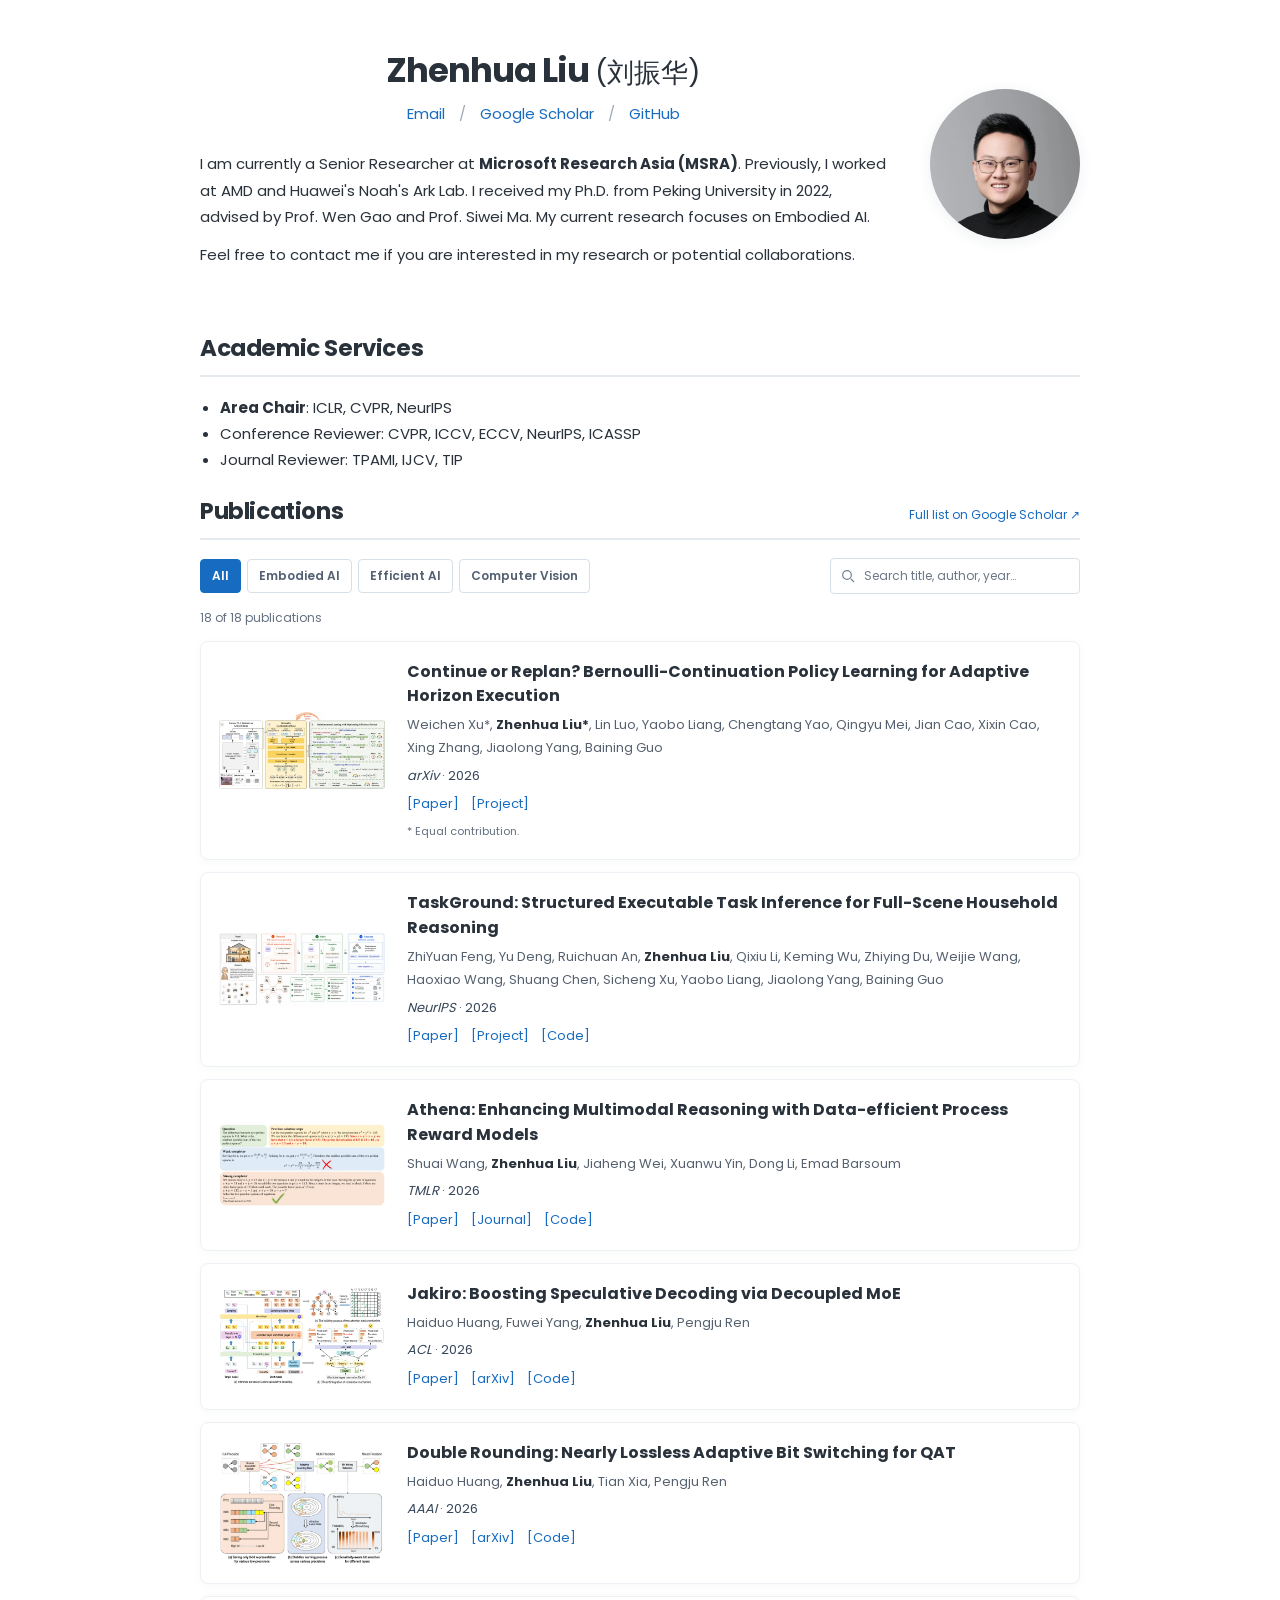
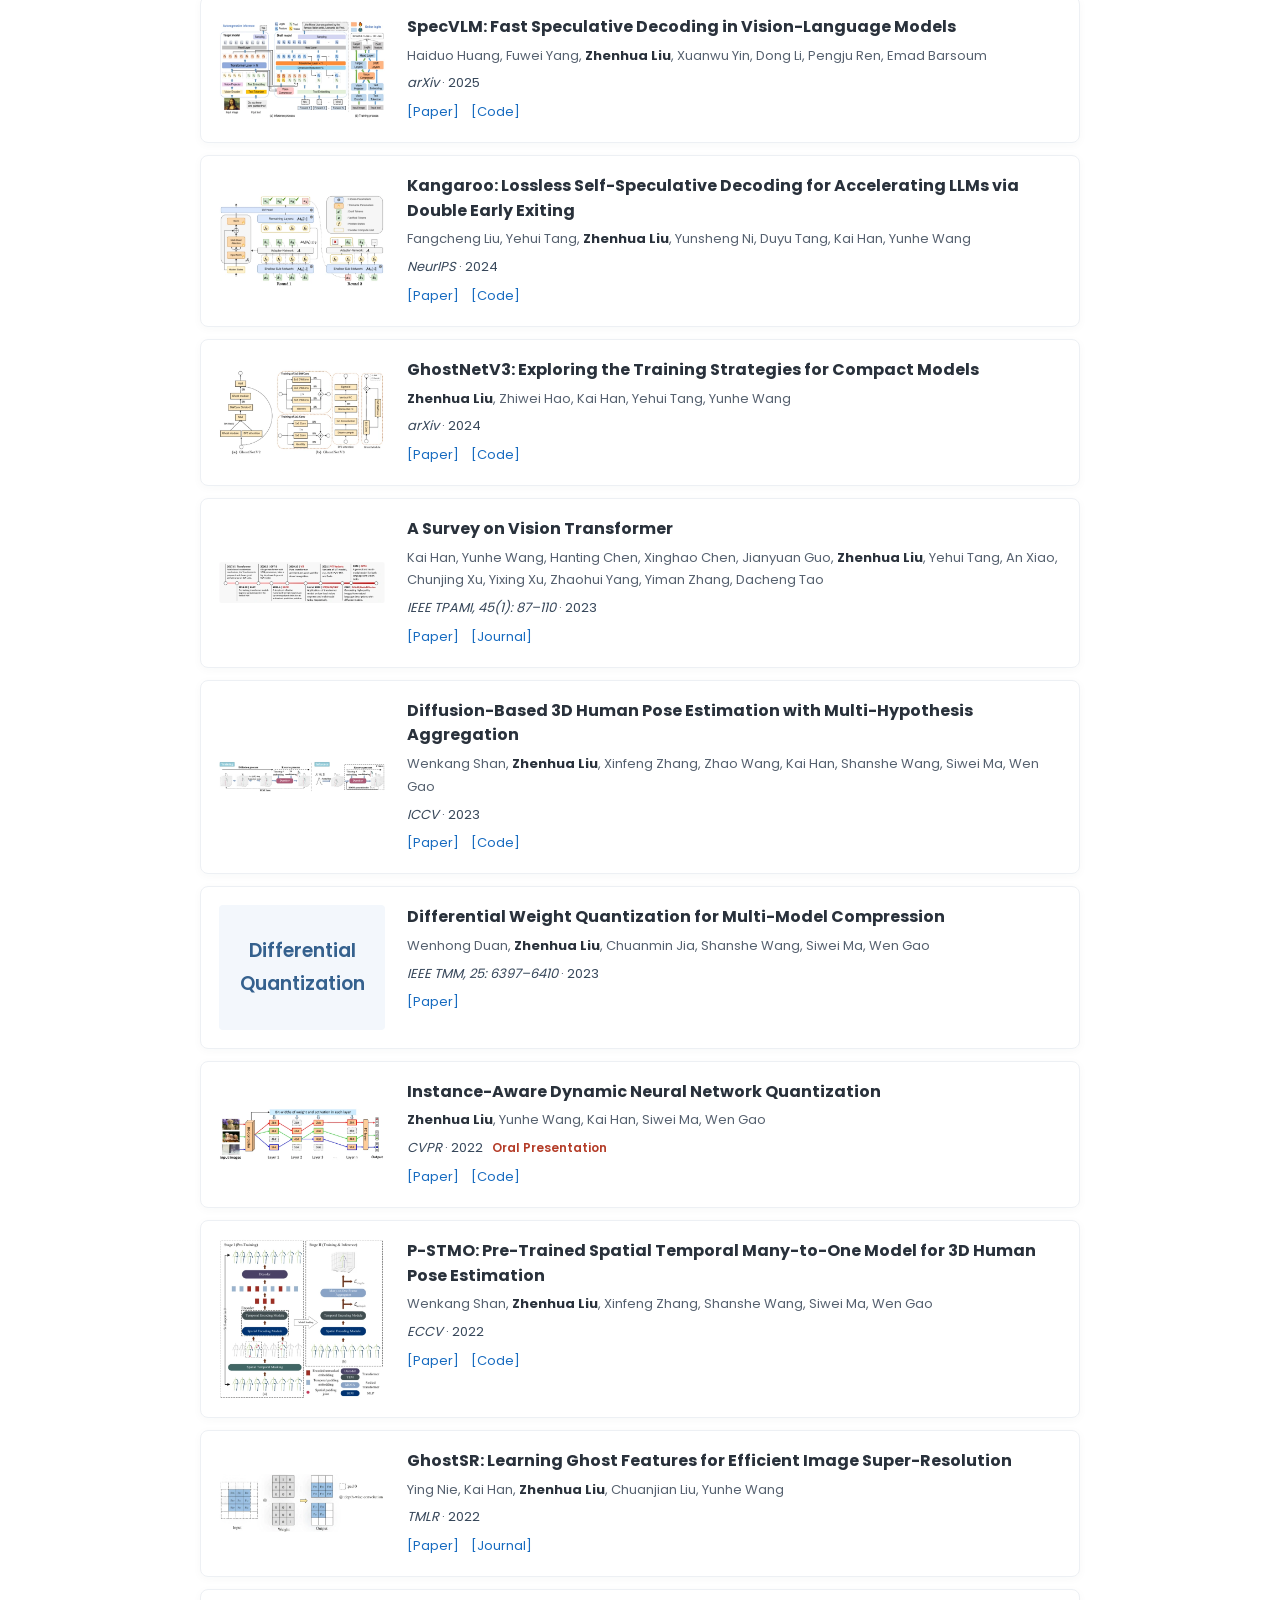
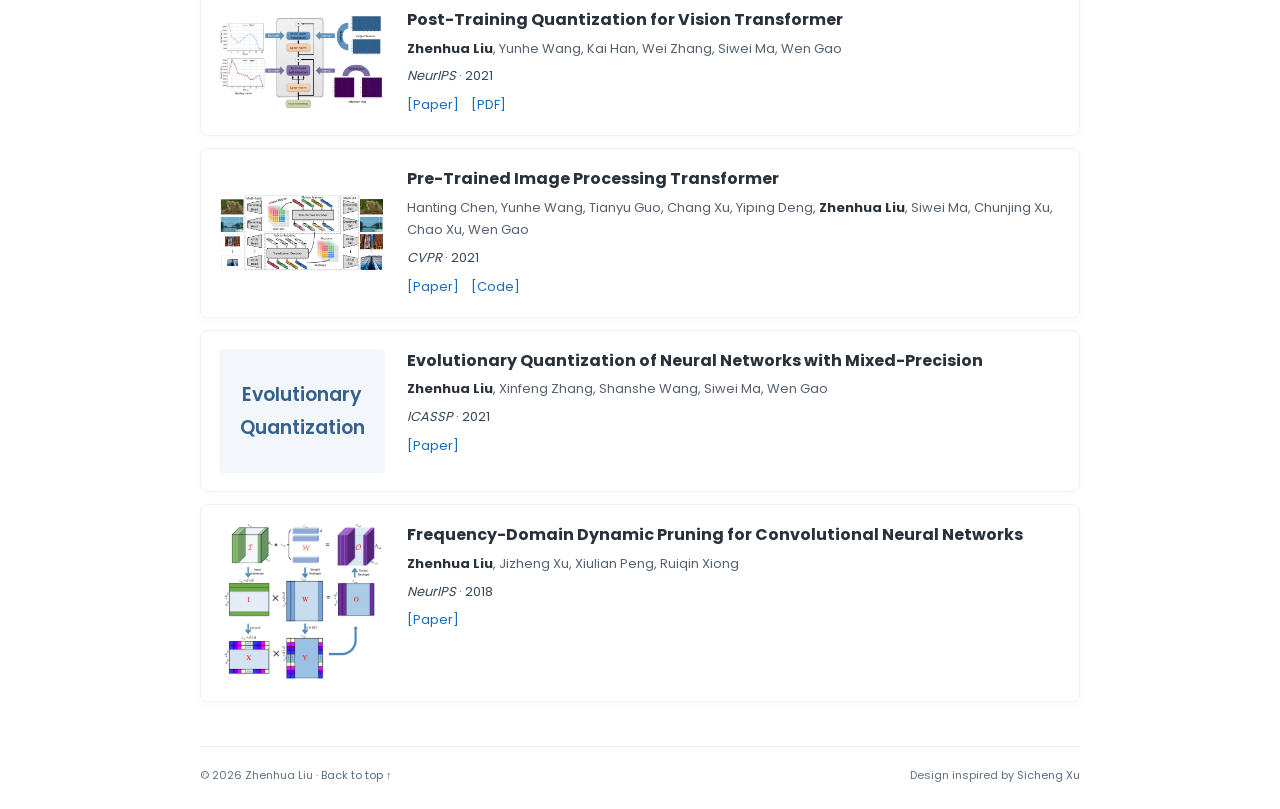
<file: index.html>
<!doctype html>
<html lang="en">
<head>
  <meta charset="utf-8">
  <meta name="viewport" content="width=device-width, initial-scale=1">
  <meta name="author" content="Zhenhua Liu">
  <meta name="description" content="Zhenhua Liu (刘振华), Senior Researcher at Microsoft Research Asia (MSRA), working on Embodied AI. Research and publications.">
  <meta name="theme-color" content="#176bc0">
  <meta property="og:type" content="website">
  <meta property="og:title" content="Zhenhua Liu | Academic Homepage">
  <meta property="og:description" content="Zhenhua Liu (刘振华), Senior Researcher at Microsoft Research Asia (MSRA), working on Embodied AI. Research and publications.">
  <link rel="canonical" href="https://liu-zhenhua.github.io/">
  <meta property="og:url" content="https://liu-zhenhua.github.io/">
  <title>Zhenhua Liu | Academic Homepage</title>
  <link rel="icon" href="assets/favicon.svg" type="image/svg+xml">
  <link rel="stylesheet" href="assets/style.css">
  <script src="assets/site.js" defer></script>
  <script type="application/ld+json">{"@context": "https://schema.org", "@type": "Person", "name": "Zhenhua Liu", "sameAs": ["https://scholar.google.com/citations?user=bihqxP4AAAAJ&hl=en", "https://github.com/liu-zhenhua"], "url": "https://liu-zhenhua.github.io/"}</script>
</head>
<body id="top">
  <a class="skip-link" href="#publications">Skip to publications</a>
  <main class="container">
    <header class="profile" aria-labelledby="name">
      <div class="profile-text">
        <h1 id="name">Zhenhua Liu <span class="native-name" lang="zh-CN">(刘振华)</span></h1>
        <nav class="profile-links" aria-label="Profile links"><a href="mailto:zhenhualiu@microsoft.com">Email</a><a href="https://scholar.google.com/citations?user=bihqxP4AAAAJ&amp;hl=en">Google Scholar</a><a href="https://github.com/liu-zhenhua">GitHub</a></nav>
        <div class="bio"><p>I am currently a Senior Researcher at <strong>Microsoft Research Asia (MSRA)</strong>. Previously, I worked at AMD and Huawei&#x27;s Noah&#x27;s Ark Lab. I received my Ph.D. from Peking University in 2022, advised by Prof. Wen Gao and Prof. Siwei Ma. My current research focuses on Embodied AI.</p><p>Feel free to contact me if you are interested in my research or potential collaborations.</p></div>

      </div>
      <img class="portrait" src="assets/images/me-upperbody-v2.webp" alt="Zhenhua Liu" width="150" height="150" fetchpriority="high">
    </header>
    <section><div class="section-heading"><h2>Academic Services</h2></div><ul class="service-list"><li><strong>Area Chair</strong>: ICLR, CVPR, NeurIPS</li><li>Conference Reviewer: CVPR, ICCV, ECCV, NeurIPS, ICASSP</li><li>Journal Reviewer: TPAMI, IJCV, TIP</li></ul></section>
    <section id="publications" aria-labelledby="publications-heading">
      <div class="section-heading">
        <h2 id="publications-heading">Publications</h2>
        <a class="section-link" href="https://scholar.google.com/citations?user=bihqxP4AAAAJ&amp;hl=en">Full list on Google Scholar <span aria-hidden="true">↗</span></a>
      </div>
      <div class="publication-tools" hidden>
        <div class="filters" role="group" aria-label="Filter publications by topic"><button class="filter" type="button" data-filter="all" aria-pressed="true">All</button><button class="filter" type="button" data-filter="Embodied AI" aria-pressed="false">Embodied AI</button><button class="filter" type="button" data-filter="Efficient AI" aria-pressed="false">Efficient AI</button><button class="filter" type="button" data-filter="Computer Vision" aria-pressed="false">Computer Vision</button></div>
        <label class="search" for="publication-search"><span class="sr-only">Search publications</span>
          <svg width="16" height="16" viewBox="0 0 24 24" fill="none" stroke="currentColor" stroke-width="1.8" aria-hidden="true"><circle cx="10.5" cy="10.5" r="6.5"/><path d="m16 16 5 5"/></svg>
          <input id="publication-search" type="search" placeholder="Search title, author, year…" autocomplete="off">
        </label>
      </div><p class="result-count" id="result-count" role="status" aria-live="polite" hidden></p>
      <div class="pub-list"><article class="publication" data-category="Embodied AI" data-search="">
        <a class="pub-image-link" href="https://arxiv.org/abs/2608.03483" aria-label="Read Continue or Replan? Bernoulli-Continuation Policy Learning for Adaptive Horizon Execution"><img class="pub-image" src="assets/images/bcp.webp" alt="BCP learns whether to continue an action chunk or replan from a new observation." loading="lazy" decoding="async" width="332" height="220"></a>
        <div class="pub-content">
          <h3><a class="paper-title" href="https://arxiv.org/abs/2608.03483">Continue or Replan? Bernoulli-Continuation Policy Learning for Adaptive Horizon Execution</a></h3>
          <p class="authors">Weichen Xu*, <strong>Zhenhua Liu*</strong>, Lin Luo, Yaobo Liang, Chengtang Yao, Qingyu Mei, Jian Cao, Xixin Cao, Xing Zhang, Jiaolong Yang, Baining Guo</p>
          <p class="venue"><em>arXiv</em> · 2026</p>
          <nav class="pub-links" aria-label="Resources for Continue or Replan? Bernoulli-Continuation Policy Learning for Adaptive Horizon Execution"><a href="https://arxiv.org/abs/2608.03483">[Paper]</a><a href="https://fleetfootwork.github.io/BCP/">[Project]</a></nav>
          <p class="pub-notes">* Equal contribution.</p>
        </div>
      </article>
<article class="publication" data-category="Embodied AI" data-search="">
        <a class="pub-image-link" href="https://arxiv.org/abs/2605.18109" aria-label="Read TaskGround: Structured Executable Task Inference for Full-Scene Household Reasoning"><img class="pub-image" src="assets/images/taskground.webp" alt="TaskGround grounds the scene, infers task structure, and compiles executable actions." loading="lazy" decoding="async" width="332" height="220"></a>
        <div class="pub-content">
          <h3><a class="paper-title" href="https://arxiv.org/abs/2605.18109">TaskGround: Structured Executable Task Inference for Full-Scene Household Reasoning</a></h3>
          <p class="authors">ZhiYuan Feng, Yu Deng, Ruichuan An, <strong>Zhenhua Liu</strong>, Qixiu Li, Keming Wu, Zhiying Du, Weijie Wang, Haoxiao Wang, Shuang Chen, Sicheng Xu, Yaobo Liang, Jiaolong Yang, Baining Guo</p>
          <p class="venue"><em>NeurIPS</em> · 2026</p>
          <nav class="pub-links" aria-label="Resources for TaskGround: Structured Executable Task Inference for Full-Scene Household Reasoning"><a href="https://arxiv.org/abs/2605.18109">[Paper]</a><a href="https://aaronfengzy.github.io/TaskGround/">[Project]</a><a href="https://github.com/AaronFengZY/TaskGround">[Code]</a></nav>

        </div>
      </article>
<article class="publication" data-category="Computer Vision" data-search="">
        <a class="pub-image-link" href="https://arxiv.org/abs/2506.09532" aria-label="Read Athena: Enhancing Multimodal Reasoning with Data-efficient Process Reward Models"><img class="pub-image" src="assets/images/athena.webp" alt="Comparison of weak and strong completers for identifying reliable reasoning-step labels." loading="lazy" decoding="async" width="332" height="220"></a>
        <div class="pub-content">
          <h3><a class="paper-title" href="https://arxiv.org/abs/2506.09532">Athena: Enhancing Multimodal Reasoning with Data-efficient Process Reward Models</a></h3>
          <p class="authors">Shuai Wang, <strong>Zhenhua Liu</strong>, Jiaheng Wei, Xuanwu Yin, Dong Li, Emad Barsoum</p>
          <p class="venue"><em>TMLR</em> · 2026</p>
          <nav class="pub-links" aria-label="Resources for Athena: Enhancing Multimodal Reasoning with Data-efficient Process Reward Models"><a href="https://arxiv.org/abs/2506.09532">[Paper]</a><a href="https://openreview.net/forum?id=unWmplHccF">[Journal]</a><a href="https://github.com/AMD-AGI/Athena-PRM">[Code]</a></nav>

        </div>
      </article>
<article class="publication" data-category="Efficient AI" data-search="Jakiro: Boosting Speculative Decoding with Decoupled Multi-Head via MoE">
        <a class="pub-image-link" href="https://aclanthology.org/2026.acl-long.487/" aria-label="Read Jakiro: Boosting Speculative Decoding via Decoupled MoE"><img class="pub-image" src="assets/images/jakiro.webp" alt="Jakiro uses decoupled experts to produce diverse draft candidates for speculative decoding." loading="lazy" decoding="async" width="332" height="220"></a>
        <div class="pub-content">
          <h3><a class="paper-title" href="https://aclanthology.org/2026.acl-long.487/">Jakiro: Boosting Speculative Decoding via Decoupled MoE</a></h3>
          <p class="authors">Haiduo Huang, Fuwei Yang, <strong>Zhenhua Liu</strong>, Pengju Ren</p>
          <p class="venue"><em>ACL</em> · 2026</p>
          <nav class="pub-links" aria-label="Resources for Jakiro: Boosting Speculative Decoding via Decoupled MoE"><a href="https://aclanthology.org/2026.acl-long.487/">[Paper]</a><a href="https://arxiv.org/abs/2502.06282">[arXiv]</a><a href="https://github.com/haiduo/Jakiro">[Code]</a></nav>

        </div>
      </article>
<article class="publication" data-category="Efficient AI" data-search="Nearly Lossless Adaptive Bit Switching">
        <a class="pub-image-link" href="https://doi.org/10.1609/aaai.v40i26.39345" aria-label="Read Double Rounding: Nearly Lossless Adaptive Bit Switching for QAT"><img class="pub-image" src="assets/images/double-rounding.webp" alt="Overview of adaptive bit switching using Double Rounding and adaptive learning-rate scaling." loading="lazy" decoding="async" width="332" height="220"></a>
        <div class="pub-content">
          <h3><a class="paper-title" href="https://doi.org/10.1609/aaai.v40i26.39345">Double Rounding: Nearly Lossless Adaptive Bit Switching for QAT</a></h3>
          <p class="authors">Haiduo Huang, <strong>Zhenhua Liu</strong>, Tian Xia, Pengju Ren</p>
          <p class="venue"><em>AAAI</em> · 2026</p>
          <nav class="pub-links" aria-label="Resources for Double Rounding: Nearly Lossless Adaptive Bit Switching for QAT"><a href="https://doi.org/10.1609/aaai.v40i26.39345">[Paper]</a><a href="https://arxiv.org/abs/2502.01199">[arXiv]</a><a href="https://github.com/haiduo/Double-Rounding">[Code]</a></nav>

        </div>
      </article>
<article class="publication" data-category="Efficient AI" data-search="">
        <a class="pub-image-link" href="https://arxiv.org/abs/2509.11815" aria-label="Read SpecVLM: Fast Speculative Decoding in Vision-Language Models"><img class="pub-image" src="assets/images/specvlm.webp" alt="SpecVLM compresses visual tokens for an efficient draft model and verifies predictions with the target model." loading="lazy" decoding="async" width="332" height="220"></a>
        <div class="pub-content">
          <h3><a class="paper-title" href="https://arxiv.org/abs/2509.11815">SpecVLM: Fast Speculative Decoding in Vision-Language Models</a></h3>
          <p class="authors">Haiduo Huang, Fuwei Yang, <strong>Zhenhua Liu</strong>, Xuanwu Yin, Dong Li, Pengju Ren, Emad Barsoum</p>
          <p class="venue"><em>arXiv</em> · 2025</p>
          <nav class="pub-links" aria-label="Resources for SpecVLM: Fast Speculative Decoding in Vision-Language Models"><a href="https://arxiv.org/abs/2509.11815">[Paper]</a><a href="https://github.com/haiduo/SpecVLM">[Code]</a></nav>

        </div>
      </article>
<article class="publication" data-category="Efficient AI" data-search="">
        <a class="pub-image-link" href="https://proceedings.neurips.cc/paper_files/paper/2024/hash/16336d94a5ffca8de019087ab7fe403f-Abstract-Conference.html" aria-label="Read Kangaroo: Lossless Self-Speculative Decoding for Accelerating LLMs via Double Early Exiting"><img class="pub-image" src="assets/images/kangaroo.webp" alt="Kangaroo uses a shallow sub-network and early exits during speculative drafting." loading="lazy" decoding="async" width="332" height="220"></a>
        <div class="pub-content">
          <h3><a class="paper-title" href="https://proceedings.neurips.cc/paper_files/paper/2024/hash/16336d94a5ffca8de019087ab7fe403f-Abstract-Conference.html">Kangaroo: Lossless Self-Speculative Decoding for Accelerating LLMs via Double Early Exiting</a></h3>
          <p class="authors">Fangcheng Liu, Yehui Tang, <strong>Zhenhua Liu</strong>, Yunsheng Ni, Duyu Tang, Kai Han, Yunhe Wang</p>
          <p class="venue"><em>NeurIPS</em> · 2024</p>
          <nav class="pub-links" aria-label="Resources for Kangaroo: Lossless Self-Speculative Decoding for Accelerating LLMs via Double Early Exiting"><a href="https://proceedings.neurips.cc/paper_files/paper/2024/hash/16336d94a5ffca8de019087ab7fe403f-Abstract-Conference.html">[Paper]</a><a href="https://github.com/Equationliu/Kangaroo">[Code]</a></nav>

        </div>
      </article>
<article class="publication" data-category="Efficient AI" data-search="">
        <a class="pub-image-link" href="https://arxiv.org/abs/2404.11202" aria-label="Read GhostNetV3: Exploring the Training Strategies for Compact Models"><img class="pub-image" src="assets/images/ghostnetv3.webp" alt="Comparison of GhostNetV2 and GhostNetV3 architectures and re-parameterized training blocks." loading="lazy" decoding="async" width="332" height="220"></a>
        <div class="pub-content">
          <h3><a class="paper-title" href="https://arxiv.org/abs/2404.11202">GhostNetV3: Exploring the Training Strategies for Compact Models</a></h3>
          <p class="authors"><strong>Zhenhua Liu</strong>, Zhiwei Hao, Kai Han, Yehui Tang, Yunhe Wang</p>
          <p class="venue"><em>arXiv</em> · 2024</p>
          <nav class="pub-links" aria-label="Resources for GhostNetV3: Exploring the Training Strategies for Compact Models"><a href="https://arxiv.org/abs/2404.11202">[Paper]</a><a href="https://github.com/huawei-noah/Efficient-AI-Backbones/tree/master/ghostnetv3_pytorch">[Code]</a></nav>

        </div>
      </article>
<article class="publication" data-category="Computer Vision" data-search="">
        <a class="pub-image-link" href="https://arxiv.org/abs/2012.12556" aria-label="Read A Survey on Vision Transformer"><img class="pub-image" src="assets/images/vit-survey.webp" alt="A timeline of milestones in the development of Transformer models." loading="lazy" decoding="async" width="332" height="220"></a>
        <div class="pub-content">
          <h3><a class="paper-title" href="https://arxiv.org/abs/2012.12556">A Survey on Vision Transformer</a></h3>
          <p class="authors">Kai Han, Yunhe Wang, Hanting Chen, Xinghao Chen, Jianyuan Guo, <strong>Zhenhua Liu</strong>, Yehui Tang, An Xiao, Chunjing Xu, Yixing Xu, Zhaohui Yang, Yiman Zhang, Dacheng Tao</p>
          <p class="venue"><em>IEEE TPAMI, 45(1): 87–110</em> · 2023</p>
          <nav class="pub-links" aria-label="Resources for A Survey on Vision Transformer"><a href="https://arxiv.org/abs/2012.12556">[Paper]</a><a href="https://doi.org/10.1109/TPAMI.2022.3152247">[Journal]</a></nav>

        </div>
      </article>
<article class="publication" data-category="Computer Vision" data-search="">
        <a class="pub-image-link" href="https://arxiv.org/abs/2303.11579" aria-label="Read Diffusion-Based 3D Human Pose Estimation with Multi-Hypothesis Aggregation"><img class="pub-image" src="assets/images/d3dp.webp" alt="The training and inference stages of diffusion-based 3D human pose estimation." loading="lazy" decoding="async" width="332" height="220"></a>
        <div class="pub-content">
          <h3><a class="paper-title" href="https://arxiv.org/abs/2303.11579">Diffusion-Based 3D Human Pose Estimation with Multi-Hypothesis Aggregation</a></h3>
          <p class="authors">Wenkang Shan, <strong>Zhenhua Liu</strong>, Xinfeng Zhang, Zhao Wang, Kai Han, Shanshe Wang, Siwei Ma, Wen Gao</p>
          <p class="venue"><em>ICCV</em> · 2023</p>
          <nav class="pub-links" aria-label="Resources for Diffusion-Based 3D Human Pose Estimation with Multi-Hypothesis Aggregation"><a href="https://arxiv.org/abs/2303.11579">[Paper]</a><a href="https://github.com/paTRICK-swk/D3DP">[Code]</a></nav>

        </div>
      </article>
<article class="publication" data-category="Efficient AI" data-search="">
        <a class="pub-image-link" href="https://doi.org/10.1109/TMM.2022.3208530" aria-label="Read Differential Weight Quantization for Multi-Model Compression"><span class="paper-label">Differential Quantization</span></a>
        <div class="pub-content">
          <h3><a class="paper-title" href="https://doi.org/10.1109/TMM.2022.3208530">Differential Weight Quantization for Multi-Model Compression</a></h3>
          <p class="authors">Wenhong Duan, <strong>Zhenhua Liu</strong>, Chuanmin Jia, Shanshe Wang, Siwei Ma, Wen Gao</p>
          <p class="venue"><em>IEEE TMM, 25: 6397–6410</em> · 2023</p>
          <nav class="pub-links" aria-label="Resources for Differential Weight Quantization for Multi-Model Compression"><a href="https://doi.org/10.1109/TMM.2022.3208530">[Paper]</a></nav>

        </div>
      </article>
<article class="publication" data-category="Efficient AI" data-search="">
        <a class="pub-image-link" href="https://openaccess.thecvf.com/content/CVPR2022/html/Liu_Instance-Aware_Dynamic_Neural_Network_Quantization_CVPR_2022_paper.html" aria-label="Read Instance-Aware Dynamic Neural Network Quantization"><img class="pub-image" src="assets/images/dynamic-quant.webp" alt="A bit controller assigns different quantization bit widths according to the input image." loading="lazy" decoding="async" width="332" height="220"></a>
        <div class="pub-content">
          <h3><a class="paper-title" href="https://openaccess.thecvf.com/content/CVPR2022/html/Liu_Instance-Aware_Dynamic_Neural_Network_Quantization_CVPR_2022_paper.html">Instance-Aware Dynamic Neural Network Quantization</a></h3>
          <p class="authors"><strong>Zhenhua Liu</strong>, Yunhe Wang, Kai Han, Siwei Ma, Wen Gao</p>
          <p class="venue"><em>CVPR</em> · 2022 <span class="distinction">Oral Presentation</span></p>
          <nav class="pub-links" aria-label="Resources for Instance-Aware Dynamic Neural Network Quantization"><a href="https://openaccess.thecvf.com/content/CVPR2022/html/Liu_Instance-Aware_Dynamic_Neural_Network_Quantization_CVPR_2022_paper.html">[Paper]</a><a href="https://github.com/huawei-noah/Efficient-Computing/tree/master/Quantization/DynamicQuant">[Code]</a></nav>

        </div>
      </article>
<article class="publication" data-category="Computer Vision" data-search="">
        <a class="pub-image-link" href="https://arxiv.org/abs/2203.07628" aria-label="Read P-STMO: Pre-Trained Spatial Temporal Many-to-One Model for 3D Human Pose Estimation"><img class="pub-image" src="assets/images/pstmo.webp" alt="P-STMO first learns masked pose representations, then aggregates spatial and temporal information for 3D pose estimation." loading="lazy" decoding="async" width="332" height="220"></a>
        <div class="pub-content">
          <h3><a class="paper-title" href="https://arxiv.org/abs/2203.07628">P-STMO: Pre-Trained Spatial Temporal Many-to-One Model for 3D Human Pose Estimation</a></h3>
          <p class="authors">Wenkang Shan, <strong>Zhenhua Liu</strong>, Xinfeng Zhang, Shanshe Wang, Siwei Ma, Wen Gao</p>
          <p class="venue"><em>ECCV</em> · 2022</p>
          <nav class="pub-links" aria-label="Resources for P-STMO: Pre-Trained Spatial Temporal Many-to-One Model for 3D Human Pose Estimation"><a href="https://arxiv.org/abs/2203.07628">[Paper]</a><a href="https://github.com/paTRICK-swk/P-STMO">[Code]</a></nav>

        </div>
      </article>
<article class="publication" data-category="Efficient AI" data-search="">
        <a class="pub-image-link" href="https://arxiv.org/abs/2101.08525" aria-label="Read GhostSR: Learning Ghost Features for Efficient Image Super-Resolution"><img class="pub-image" src="assets/images/ghostsr.webp" alt="Shift operations generate ghost features for efficient image super-resolution." loading="lazy" decoding="async" width="332" height="220"></a>
        <div class="pub-content">
          <h3><a class="paper-title" href="https://arxiv.org/abs/2101.08525">GhostSR: Learning Ghost Features for Efficient Image Super-Resolution</a></h3>
          <p class="authors">Ying Nie, Kai Han, <strong>Zhenhua Liu</strong>, Chuanjian Liu, Yunhe Wang</p>
          <p class="venue"><em>TMLR</em> · 2022</p>
          <nav class="pub-links" aria-label="Resources for GhostSR: Learning Ghost Features for Efficient Image Super-Resolution"><a href="https://arxiv.org/abs/2101.08525">[Paper]</a><a href="https://openreview.net/forum?id=tbd9f3HwPy">[Journal]</a></nav>

        </div>
      </article>
<article class="publication" data-category="Efficient AI" data-search="">
        <a class="pub-image-link" href="https://proceedings.neurips.cc/paper/2021/hash/ec8956637a99787bd197eacd77acce5e-Abstract.html" aria-label="Read Post-Training Quantization for Vision Transformer"><img class="pub-image" src="assets/images/vit-ptq.webp" alt="Mixed precision quantization preserves similarity and the ranking of self-attention scores." loading="lazy" decoding="async" width="332" height="220"></a>
        <div class="pub-content">
          <h3><a class="paper-title" href="https://proceedings.neurips.cc/paper/2021/hash/ec8956637a99787bd197eacd77acce5e-Abstract.html">Post-Training Quantization for Vision Transformer</a></h3>
          <p class="authors"><strong>Zhenhua Liu</strong>, Yunhe Wang, Kai Han, Wei Zhang, Siwei Ma, Wen Gao</p>
          <p class="venue"><em>NeurIPS</em> · 2021</p>
          <nav class="pub-links" aria-label="Resources for Post-Training Quantization for Vision Transformer"><a href="https://proceedings.neurips.cc/paper/2021/hash/ec8956637a99787bd197eacd77acce5e-Abstract.html">[Paper]</a><a href="https://proceedings.neurips.cc/paper/2021/file/ec8956637a99787bd197eacd77acce5e-Paper.pdf">[PDF]</a></nav>

        </div>
      </article>
<article class="publication" data-category="Computer Vision" data-search="">
        <a class="pub-image-link" href="https://openaccess.thecvf.com/content/CVPR2021/html/Chen_Pre-Trained_Image_Processing_Transformer_CVPR_2021_paper.html" aria-label="Read Pre-Trained Image Processing Transformer"><img class="pub-image" src="assets/images/ipt.webp" alt="The IPT architecture shares a Transformer across denoising, deraining, and super-resolution tasks." loading="lazy" decoding="async" width="332" height="220"></a>
        <div class="pub-content">
          <h3><a class="paper-title" href="https://openaccess.thecvf.com/content/CVPR2021/html/Chen_Pre-Trained_Image_Processing_Transformer_CVPR_2021_paper.html">Pre-Trained Image Processing Transformer</a></h3>
          <p class="authors">Hanting Chen, Yunhe Wang, Tianyu Guo, Chang Xu, Yiping Deng, <strong>Zhenhua Liu</strong>, Siwei Ma, Chunjing Xu, Chao Xu, Wen Gao</p>
          <p class="venue"><em>CVPR</em> · 2021</p>
          <nav class="pub-links" aria-label="Resources for Pre-Trained Image Processing Transformer"><a href="https://openaccess.thecvf.com/content/CVPR2021/html/Chen_Pre-Trained_Image_Processing_Transformer_CVPR_2021_paper.html">[Paper]</a><a href="https://github.com/huawei-noah/Pretrained-IPT">[Code]</a></nav>

        </div>
      </article>
<article class="publication" data-category="Efficient AI" data-search="">
        <a class="pub-image-link" href="https://doi.org/10.1109/ICASSP39728.2021.9413631" aria-label="Read Evolutionary Quantization of Neural Networks with Mixed-Precision"><span class="paper-label">Evolutionary Quantization</span></a>
        <div class="pub-content">
          <h3><a class="paper-title" href="https://doi.org/10.1109/ICASSP39728.2021.9413631">Evolutionary Quantization of Neural Networks with Mixed-Precision</a></h3>
          <p class="authors"><strong>Zhenhua Liu</strong>, Xinfeng Zhang, Shanshe Wang, Siwei Ma, Wen Gao</p>
          <p class="venue"><em>ICASSP</em> · 2021</p>
          <nav class="pub-links" aria-label="Resources for Evolutionary Quantization of Neural Networks with Mixed-Precision"><a href="https://doi.org/10.1109/ICASSP39728.2021.9413631">[Paper]</a></nav>

        </div>
      </article>
<article class="publication" data-category="Efficient AI" data-search="">
        <a class="pub-image-link" href="https://proceedings.neurips.cc/paper/2018/hash/a9a6653e48976138166de32772b1bf40-Abstract.html" aria-label="Read Frequency-Domain Dynamic Pruning for Convolutional Neural Networks"><img class="pub-image" src="assets/images/fdpruning.webp" alt="Convolution is represented as matrix multiplication in the frequency domain." loading="lazy" decoding="async" width="332" height="220"></a>
        <div class="pub-content">
          <h3><a class="paper-title" href="https://proceedings.neurips.cc/paper/2018/hash/a9a6653e48976138166de32772b1bf40-Abstract.html">Frequency-Domain Dynamic Pruning for Convolutional Neural Networks</a></h3>
          <p class="authors"><strong>Zhenhua Liu</strong>, Jizheng Xu, Xiulian Peng, Ruiqin Xiong</p>
          <p class="venue"><em>NeurIPS</em> · 2018</p>
          <nav class="pub-links" aria-label="Resources for Frequency-Domain Dynamic Pruning for Convolutional Neural Networks"><a href="https://proceedings.neurips.cc/paper/2018/hash/a9a6653e48976138166de32772b1bf40-Abstract.html">[Paper]</a></nav>

        </div>
      </article></div>
      <div class="empty-state" id="empty-state" hidden>No publications match your search.
        <button class="filter" id="reset-filters" type="button">Reset filters</button></div>
    </section>
    <footer class="footer">
      <p>© 2026 Zhenhua Liu · <a href="#top">Back to top ↑</a></p>
      <p>Design inspired by <a href="https://sicxu.github.io/">Sicheng Xu</a></p>
    </footer>
  </main>
</body>
</html>
</file>
<file: assets/style.css>
@font-face {
  font-family: 'Poppins';
  font-style: normal;
  font-weight: 400;
  font-display: swap;
  src: url(fonts/poppins-latin-400.woff2) format('woff2');
  unicode-range: U+0000-00FF, U+0131, U+0152-0153, U+02BB-02BC, U+02C6, U+02DA, U+02DC, U+0304, U+0308, U+0329, U+2000-206F, U+20AC, U+2122, U+2191, U+2193, U+2212, U+2215, U+FEFF, U+FFFD;
}
@font-face {
  font-family: 'Poppins';
  font-style: normal;
  font-weight: 600;
  font-display: swap;
  src: url(fonts/poppins-latin-600.woff2) format('woff2');
  unicode-range: U+0000-00FF, U+0131, U+0152-0153, U+02BB-02BC, U+02C6, U+02DA, U+02DC, U+0304, U+0308, U+0329, U+2000-206F, U+20AC, U+2122, U+2191, U+2193, U+2212, U+2215, U+FEFF, U+FFFD;
}
@font-face {
  font-family: 'Poppins';
  font-style: normal;
  font-weight: 700;
  font-display: swap;
  src: url(fonts/poppins-latin-700.woff2) format('woff2');
  unicode-range: U+0000-00FF, U+0131, U+0152-0153, U+02BB-02BC, U+02C6, U+02DA, U+02DC, U+0304, U+0308, U+0329, U+2000-206F, U+20AC, U+2122, U+2191, U+2193, U+2212, U+2215, U+FEFF, U+FFFD;
}

:root {
  color-scheme: light;
  --ink: #29313b;
  --muted: #647080;
  --blue: #176bc0;
  --line: #e5eaf0;
  --tint: #f3f7fc;
}
* { box-sizing: border-box; }
html { scroll-behavior: smooth; scroll-padding-top: 24px; }
body {
  margin: 0;
  background: #fff;
  color: var(--ink);
  font-family: "Poppins", -apple-system, BlinkMacSystemFont, "Segoe UI", Arial, sans-serif;
  font-size: 15px;
  line-height: 1.75;
  -webkit-font-smoothing: antialiased;
}
a { color: var(--blue); text-decoration: none; text-underline-offset: 3px; }
a:hover { color: #b35e14; text-decoration: underline; }
a, button, input { -webkit-tap-highlight-color: transparent; }
:focus-visible { outline: 3px solid #75ade6; outline-offset: 4px; border-radius: 3px; }
button, input { font: inherit; }
button { cursor: pointer; }
[hidden] { display: none !important; }
.container { max-width: 928px; padding: 0 24px; margin: 0 auto; }
.skip-link { position: absolute; top: -60px; left: 16px; background: white; padding: 8px 16px; z-index: 10; }
.skip-link:focus { top: 10px; }
.profile { display: grid; grid-template-columns: 1fr 150px; gap: 44px; align-items: center; padding: 48px 0 30px; }
h1 { margin: 0 0 9px; font-size: 34px; line-height: 1.3; font-weight: 700; letter-spacing: -1px; text-align: center; }
.native-name { font-size: .8em; font-weight: 500; letter-spacing: 0; white-space: nowrap; }
.profile-links { display: flex; flex-wrap: wrap; gap: 9px 14px; justify-content: center; align-items: center; margin-bottom: 24px; }
.profile-links a + a::before { content: "/"; display: inline-block; margin-right: 14px; color: #a0a9b5; font-weight: 400; }
.bio p { margin: 12px 0; }
.portrait { display: block; width: 150px; height: 150px; object-fit: cover; border-radius: 50%; box-shadow: 0 3px 14px #233b5514; }
.monogram { display: grid; place-items: center; background: #edf4fc; color: #176bc0; font-size: 42px; letter-spacing: -3px; font-weight: 600; }
.interests { display: flex; flex-wrap: wrap; gap: 7px; margin: 19px 0 0; padding: 0; list-style: none; }
.interests li { color: #526273; font-size: 12px; padding: 2px 10px; border: 1px solid var(--line); border-radius: 4px; }
.section-heading { display: flex; align-items: baseline; justify-content: space-between; flex-wrap: wrap; gap: 8px 20px; border-bottom: 2px solid var(--line); padding-bottom: 10px; margin: 22px 0 18px; }
h2 { margin: 0; font-size: 23px; line-height: 1.4; letter-spacing: -.4px; }
.section-link { font-size: 12px; }
.publication-tools { display: flex; flex-wrap: wrap; align-items: center; gap: 14px; margin: 0 0 20px; }
.filters { display: flex; flex-wrap: wrap; gap: 6px; }
.filter { color: #536173; background: white; border: 1px solid #d7dfe9; border-radius: 4px; padding: 6px 11px; font-size: 12px; line-height: 1.5; font-weight: 600; min-height: 34px; }
.filter:hover { color: var(--blue); border-color: #89b3df; background: var(--tint); }
.filter[aria-pressed="true"] { color: white; background: var(--blue); border-color: var(--blue); }
.search { flex: 1 1 180px; position: relative; margin-left: auto; max-width: 250px; }
.search svg { position: absolute; top: 10px; left: 10px; color: #748294; pointer-events: none; }
.search input { width: 100%; min-height: 36px; padding: 6px 10px 6px 33px; border: 1px solid #d7dfe9; border-radius: 4px; background: white; color: var(--ink); font-size: 12px; }
.search input::placeholder { color: #6c7887; }
.result-count { color: var(--muted); font-size: 12px; margin: -7px 0 13px; }
.pub-list { display: flex; flex-direction: column; gap: 12px; }
.publication { display: grid; grid-template-columns: 166px minmax(0, 1fr); gap: 22px; padding: 18px; border: 1px solid #edf0f4; border-radius: 8px; box-shadow: 0 2px 10px #25354a08; transition: box-shadow .2s, border-color .2s; }
.publication:hover { border-color: #d8e3f0; box-shadow: 0 4px 18px #25354a0c; }
.pub-image-link { align-self: center; }
.pub-image { width: 100%; height: auto; max-height: 160px; object-fit: contain; display: block; border-radius: 3px; }
.paper-label { display: flex; align-items: center; justify-content: center; aspect-ratio: 4 / 3; background: var(--tint); color: #35618e; font-size: 19px; font-weight: 600; text-align: center; padding: 12px; border-radius: 4px; }
h3 { font-size: 16px; line-height: 1.55; margin: 0 0 5px; font-weight: 650; }
.paper-title { color: var(--ink); }
.paper-title:hover { color: var(--blue); }
.authors { font-size: 13px; line-height: 1.75; margin: 0 0 5px; color: #56616f; }
.authors strong { color: var(--ink); font-weight: 650; }
.venue { font-size: 13px; margin: 0 0 6px; color: #37475a; }
.pub-links { display: flex; flex-wrap: wrap; gap: 12px; font-size: 13px; }
.pub-links a { white-space: nowrap; }
.distinction { color: #b43c28; font-size: 12px; font-weight: 600; margin-left: 6px; }
.pub-notes { color: var(--muted); font-size: 11px; margin: 6px 0 0; }
.empty-state { border: 1px dashed #d7dfe9; border-radius: 8px; padding: 35px 20px; color: var(--muted); text-align: center; }
.empty-state button { display: block; margin: 15px auto 0; }
.scholar-card { display: flex; gap: 22px; align-items: center; padding: 28px; border: 1px solid var(--line); border-radius: 8px; background: #fbfcfe; }
.scholar-symbol { display: grid; place-items: center; width: 62px; height: 62px; flex-shrink: 0; border-radius: 12px; background: #eaf2fd; color: var(--blue); }
.scholar-card h3 { font-size: 17px; }
.scholar-card p { margin: 0 0 8px; color: var(--muted); font-size: 14px; }
.scholar-card a { font-size: 14px; }
.service-list { padding-left: 20px; }
.footer { display: flex; justify-content: space-between; flex-wrap: wrap; gap: 10px 20px; margin: 44px 0 24px; padding-top: 19px; border-top: 1px solid var(--line); color: var(--muted); font-size: 11px; }
.footer p { margin: 0; }
.footer a { color: #576c84; }
.sr-only { position: absolute; width: 1px; height: 1px; padding: 0; margin: -1px; overflow: hidden; clip: rect(0,0,0,0); white-space: nowrap; border: 0; }
@media (max-width: 640px) {
  .container { padding: 0 20px; }
  .profile { display: flex; flex-direction: column-reverse; gap: 22px; padding-top: 30px; padding-bottom: 14px; }
  .portrait { width: 120px; height: 120px; }
  h1 { font-size: 29px; }
  .profile-links { font-size: 14px; margin-bottom: 22px; }
  .bio { font-size: 14px; }
  .interests { justify-content: center; }
  .section-heading { margin-top: 25px; }
  h2 { font-size: 22px; }
  .search { max-width: none; flex-basis: 100%; }
  .publication { grid-template-columns: 1fr; gap: 15px; padding: 19px; }
  .pub-image-link { width: 100%; max-width: 280px; justify-self: center; }
  .pub-image { max-height: 180px; }
  .paper-label { aspect-ratio: 3 / 1; font-size: 17px; }
  h3 { font-size: 16px; }
  .footer { margin-top: 34px; }
  .scholar-card { align-items: flex-start; padding: 20px; gap: 16px; }
  .scholar-symbol { width: 40px; height: 40px; }
}
@media (prefers-reduced-motion: reduce) {
  html { scroll-behavior: auto; }
  *, *::before, *::after { transition: none !important; }
}
@media print {
  .publication-tools, .result-count, .skip-link, .footer { display: none !important; }
  .publication[hidden] { display: grid !important; }
  .publication { break-inside: avoid; box-shadow: none; }
  .container { max-width: none; }
}
</file>
